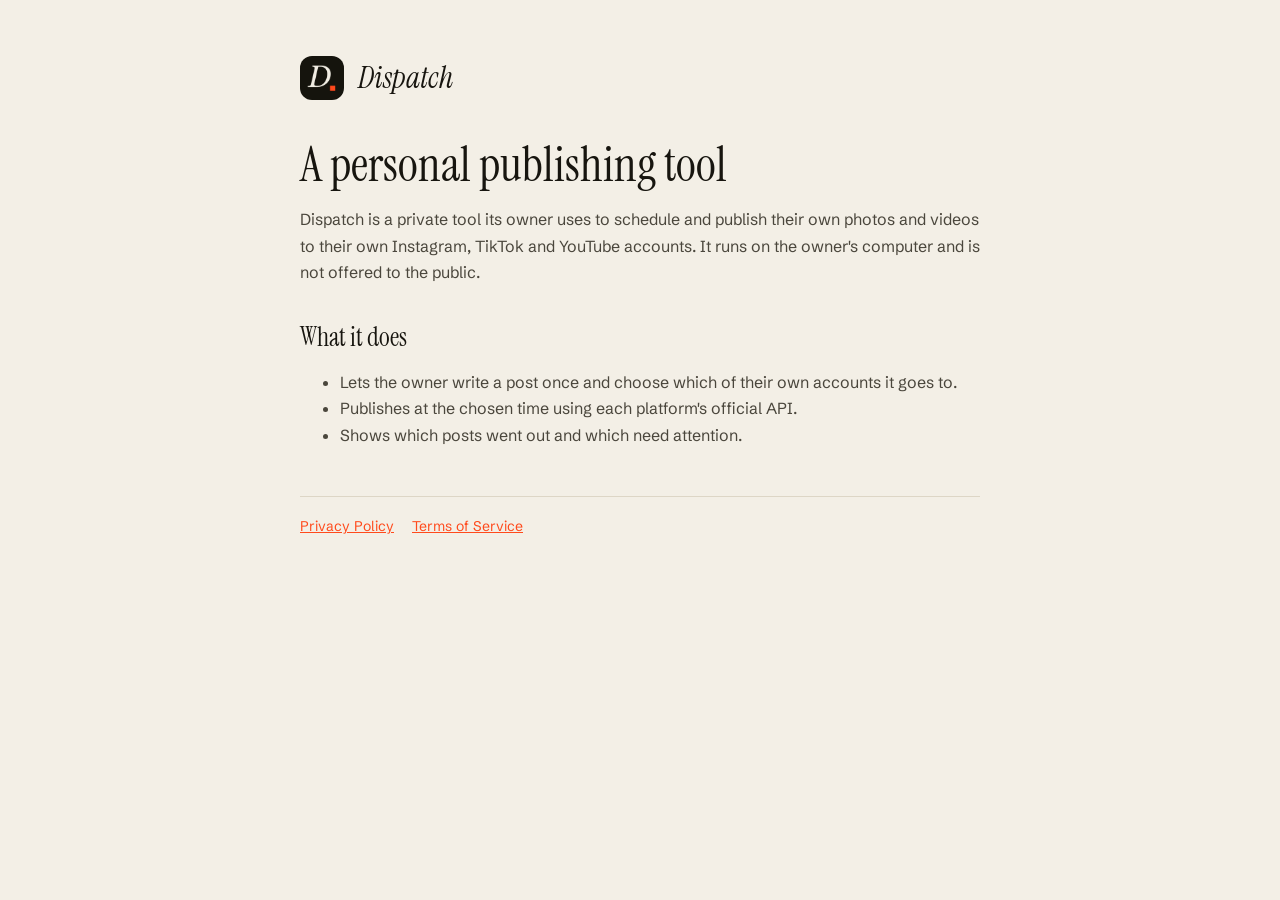
<file: index.html>
<!doctype html>
<html lang="en">
<head>
  <meta charset="utf-8" />
  <meta name="viewport" content="width=device-width, initial-scale=1" />
  <title>Dispatch</title>
  <link rel="icon" href="icon.png" />
  <link rel="preconnect" href="https://fonts.googleapis.com" />
  <link href="https://fonts.googleapis.com/css2?family=Instrument+Serif:ital@0;1&family=Schibsted+Grotesk:wght@400;600&display=swap" rel="stylesheet" />
  <link rel="stylesheet" href="style.css" />
</head>
<body>
  <main>
    <header><img src="icon.png" alt="" /><a href="./">Dispatch</a></header>
    <h1>A personal publishing tool</h1>
    <p>
      Dispatch is a private tool its owner uses to schedule and publish their own photos and videos
      to their own Instagram, TikTok and YouTube accounts. It runs on the owner's computer and is not
      offered to the public.
    </p>
    <h2>What it does</h2>
    <ul>
      <li>Lets the owner write a post once and choose which of their own accounts it goes to.</li>
      <li>Publishes at the chosen time using each platform's official API.</li>
      <li>Shows which posts went out and which need attention.</li>
    </ul>
    <nav>
      <a href="privacy.html">Privacy Policy</a>
      <a href="terms.html">Terms of Service</a>
    </nav>
  </main>
</body>
</html>
</file>
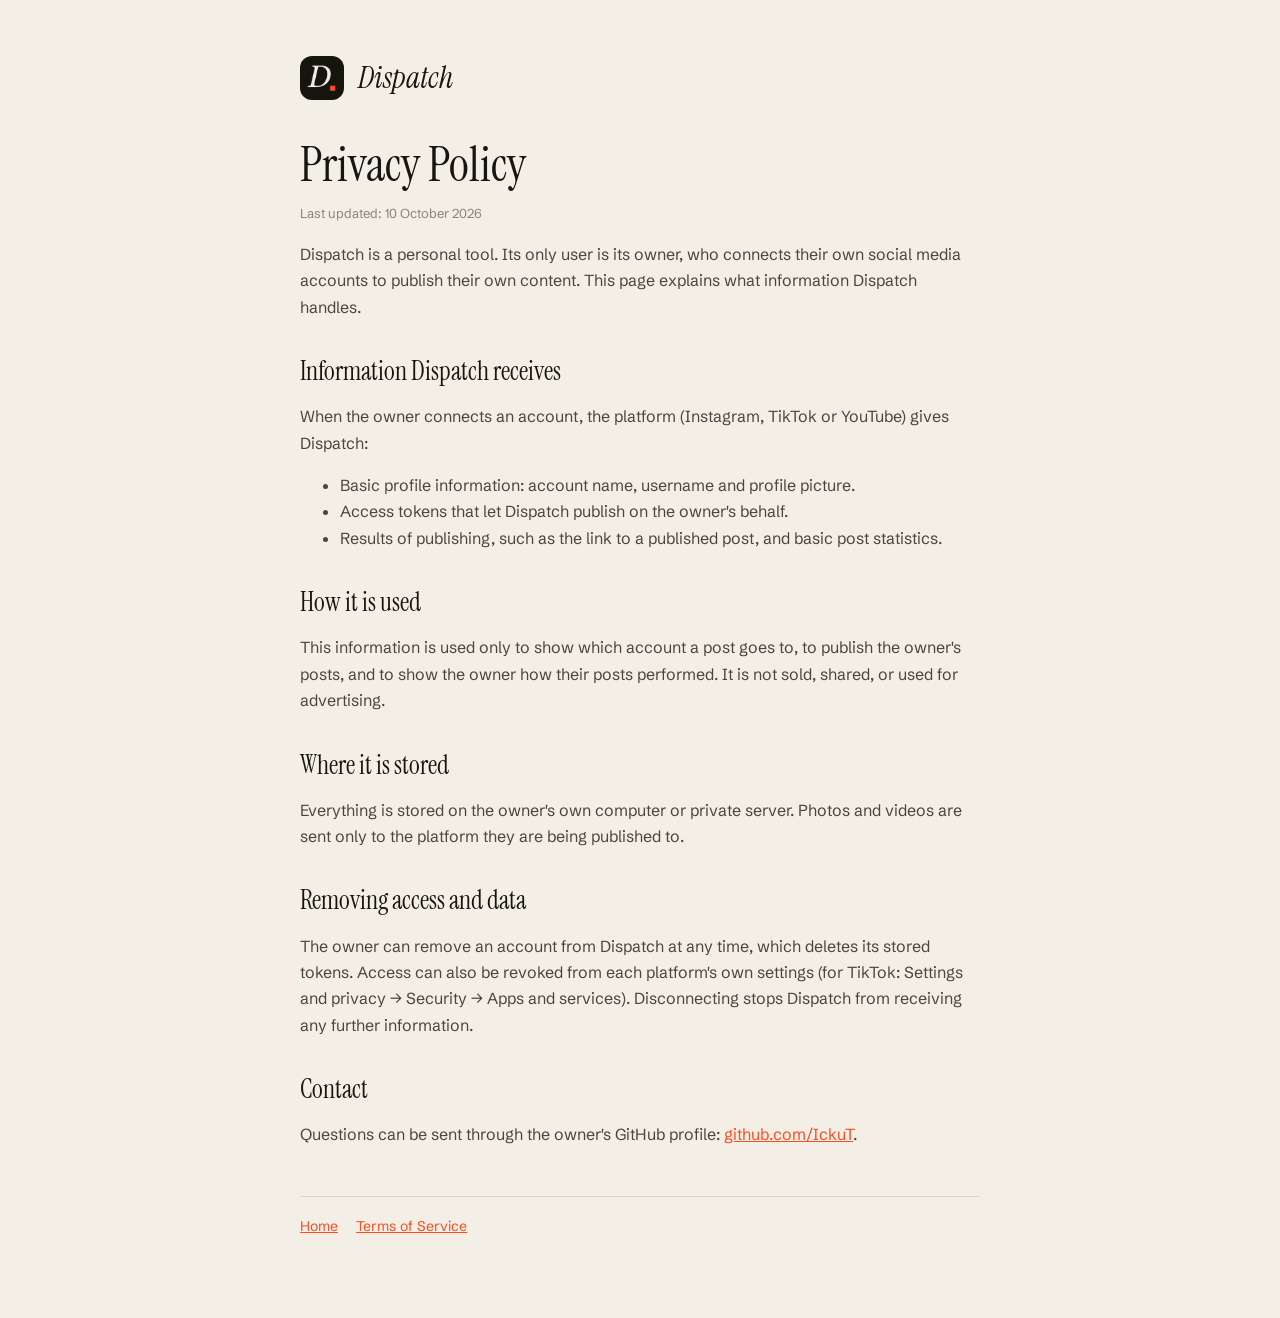
<file: privacy.html>
<!doctype html>
<html lang="en">
<head>
  <meta charset="utf-8" />
  <meta name="viewport" content="width=device-width, initial-scale=1" />
  <title>Privacy Policy · Dispatch</title>
  <link rel="icon" href="icon.png" />
  <link href="https://fonts.googleapis.com/css2?family=Instrument+Serif:ital@0;1&family=Schibsted+Grotesk:wght@400;600&display=swap" rel="stylesheet" />
  <link rel="stylesheet" href="style.css" />
</head>
<body>
  <main>
    <header><img src="icon.png" alt="" /><a href="./">Dispatch</a></header>
    <h1>Privacy Policy</h1>
    <p class="muted">Last updated: 10 October 2026</p>

    <p>
      Dispatch is a personal tool. Its only user is its owner, who connects their own social media
      accounts to publish their own content. This page explains what information Dispatch handles.
    </p>

    <h2>Information Dispatch receives</h2>
    <p>When the owner connects an account, the platform (Instagram, TikTok or YouTube) gives Dispatch:</p>
    <ul>
      <li>Basic profile information: account name, username and profile picture.</li>
      <li>Access tokens that let Dispatch publish on the owner's behalf.</li>
      <li>Results of publishing, such as the link to a published post, and basic post statistics.</li>
    </ul>

    <h2>How it is used</h2>
    <p>
      This information is used only to show which account a post goes to, to publish the owner's
      posts, and to show the owner how their posts performed. It is not sold, shared, or used for
      advertising.
    </p>

    <h2>Where it is stored</h2>
    <p>
      Everything is stored on the owner's own computer or private server. Photos and videos are sent
      only to the platform they are being published to.
    </p>

    <h2>Removing access and data</h2>
    <p>
      The owner can remove an account from Dispatch at any time, which deletes its stored tokens. Access
      can also be revoked from each platform's own settings (for TikTok: Settings and privacy → Security
      → Apps and services). Disconnecting stops Dispatch from receiving any further information.
    </p>

    <h2>Contact</h2>
    <p>Questions can be sent through the owner's GitHub profile: <a href="https://github.com/IckuT">github.com/IckuT</a>.</p>

    <nav>
      <a href="./">Home</a>
      <a href="terms.html">Terms of Service</a>
    </nav>
  </main>
</body>
</html>
</file>
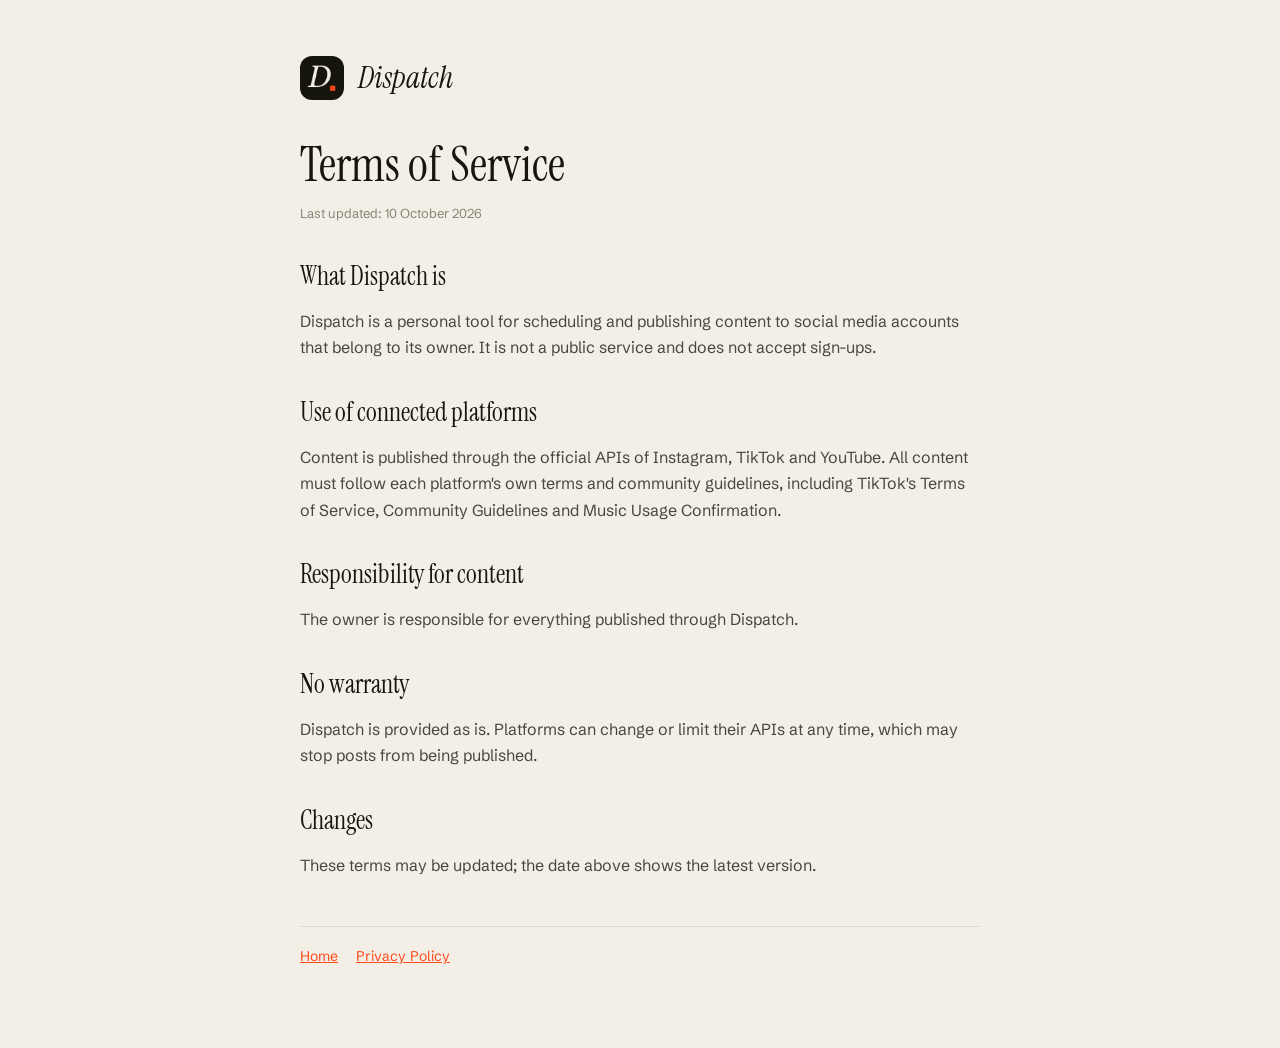
<file: terms.html>
<!doctype html>
<html lang="en">
<head>
  <meta charset="utf-8" />
  <meta name="viewport" content="width=device-width, initial-scale=1" />
  <title>Terms of Service · Dispatch</title>
  <link rel="icon" href="icon.png" />
  <link href="https://fonts.googleapis.com/css2?family=Instrument+Serif:ital@0;1&family=Schibsted+Grotesk:wght@400;600&display=swap" rel="stylesheet" />
  <link rel="stylesheet" href="style.css" />
</head>
<body>
  <main>
    <header><img src="icon.png" alt="" /><a href="./">Dispatch</a></header>
    <h1>Terms of Service</h1>
    <p class="muted">Last updated: 10 October 2026</p>

    <h2>What Dispatch is</h2>
    <p>
      Dispatch is a personal tool for scheduling and publishing content to social media accounts that
      belong to its owner. It is not a public service and does not accept sign-ups.
    </p>

    <h2>Use of connected platforms</h2>
    <p>
      Content is published through the official APIs of Instagram, TikTok and YouTube. All content must
      follow each platform's own terms and community guidelines, including TikTok's Terms of Service,
      Community Guidelines and Music Usage Confirmation.
    </p>

    <h2>Responsibility for content</h2>
    <p>The owner is responsible for everything published through Dispatch.</p>

    <h2>No warranty</h2>
    <p>
      Dispatch is provided as is. Platforms can change or limit their APIs at any time, which may stop
      posts from being published.
    </p>

    <h2>Changes</h2>
    <p>These terms may be updated; the date above shows the latest version.</p>

    <nav>
      <a href="./">Home</a>
      <a href="privacy.html">Privacy Policy</a>
    </nav>
  </main>
</body>
</html>
</file>
<file: style.css>
:root {
  --paper: #f3efe6;
  --ink: #17150f;
  --ink-2: #4a463c;
  --line: #ddd6c6;
  --signal: #ff4a1c;
}
* { box-sizing: border-box; }
body {
  margin: 0;
  background: var(--paper);
  color: var(--ink);
  font: 16px/1.65 "Schibsted Grotesk", system-ui, sans-serif;
}
main { max-width: 720px; margin: 0 auto; padding: 56px 20px 80px; }
header { display: flex; align-items: center; gap: 14px; margin-bottom: 40px; }
header img { width: 44px; height: 44px; border-radius: 12px; }
header a { font: italic 30px/1 "Instrument Serif", Georgia, serif; color: var(--ink); text-decoration: none; }
h1 { font: 400 48px/1.05 "Instrument Serif", Georgia, serif; margin: 0 0 8px; }
h2 { font: 400 26px/1.2 "Instrument Serif", Georgia, serif; margin: 36px 0 6px; }
p, li { color: var(--ink-2); }
a { color: var(--signal); }
.muted { font-size: 13px; color: #8a8476; }
nav { display: flex; gap: 18px; margin-top: 48px; padding-top: 18px; border-top: 1px solid var(--line); font-size: 14px; }
code { background: #fff; border: 1px solid var(--line); border-radius: 8px; padding: 10px 12px; display: block; word-break: break-all; font-size: 13px; }
</file>
